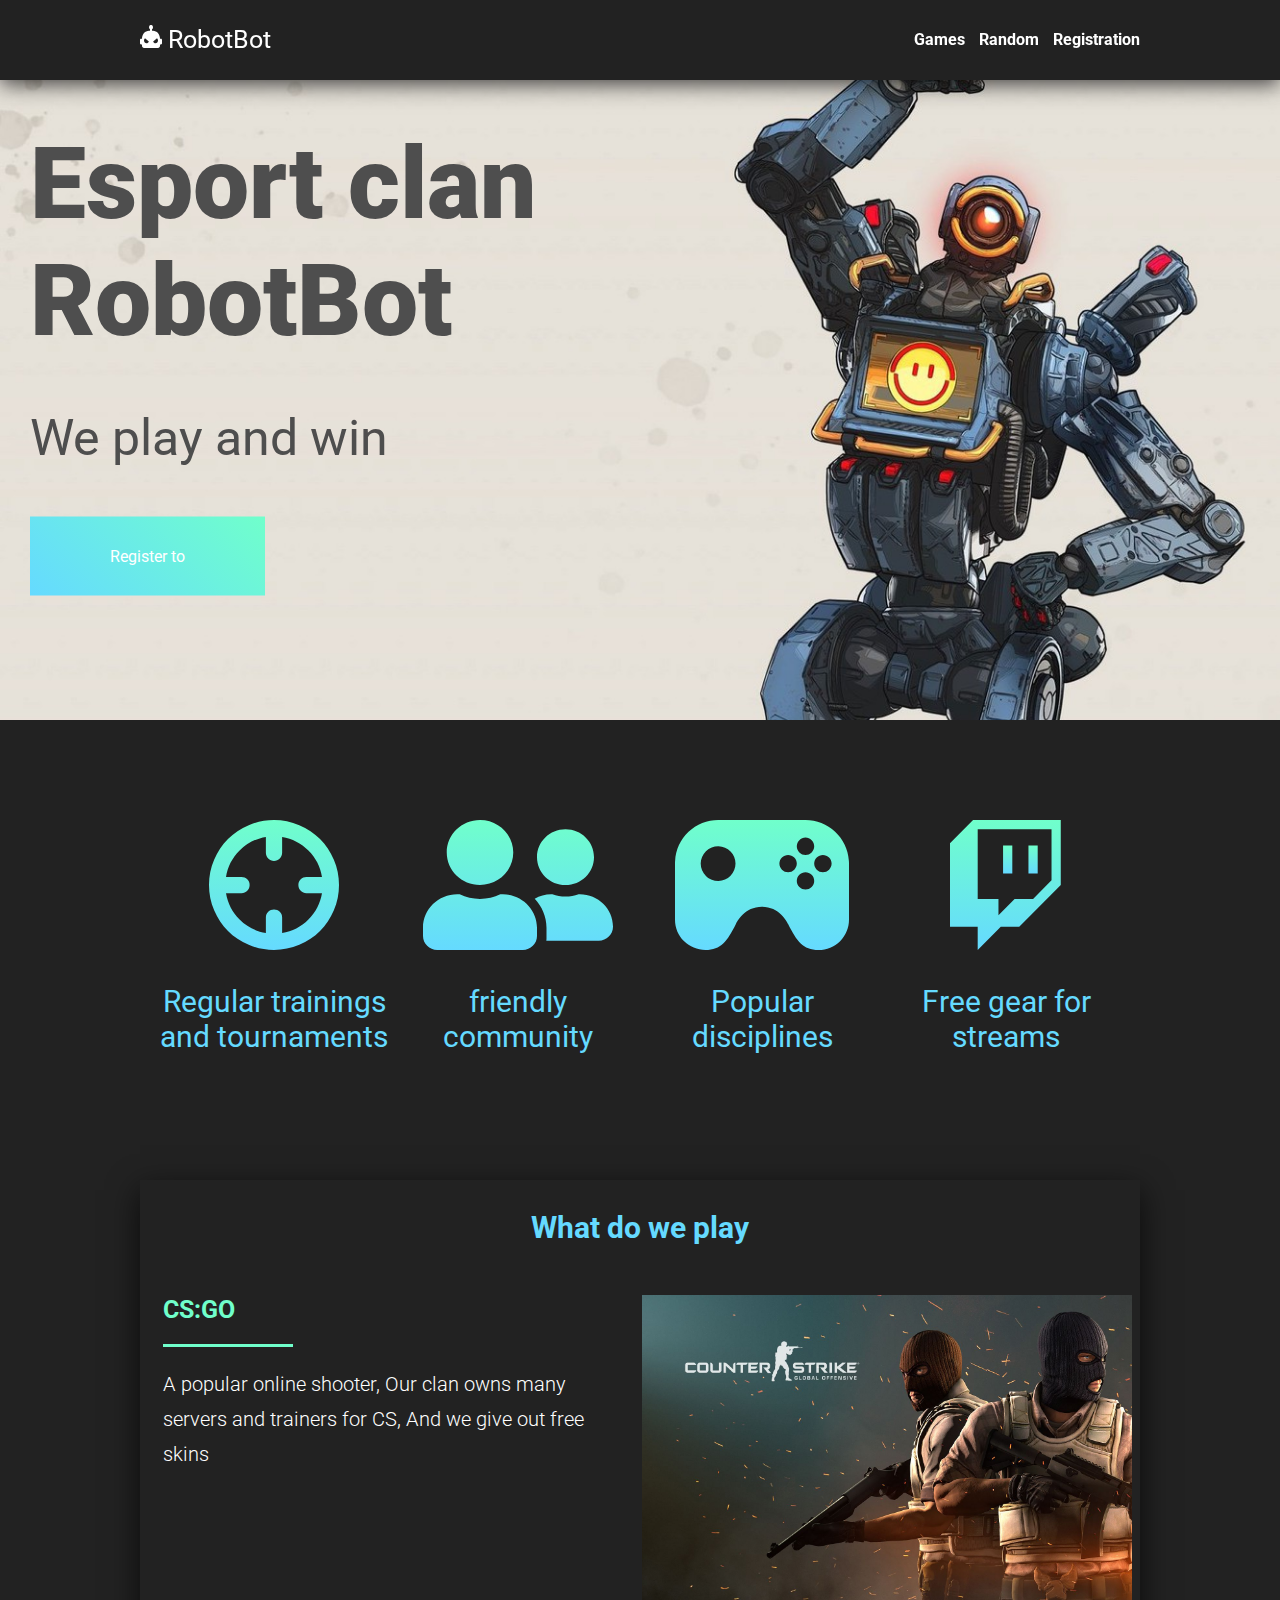
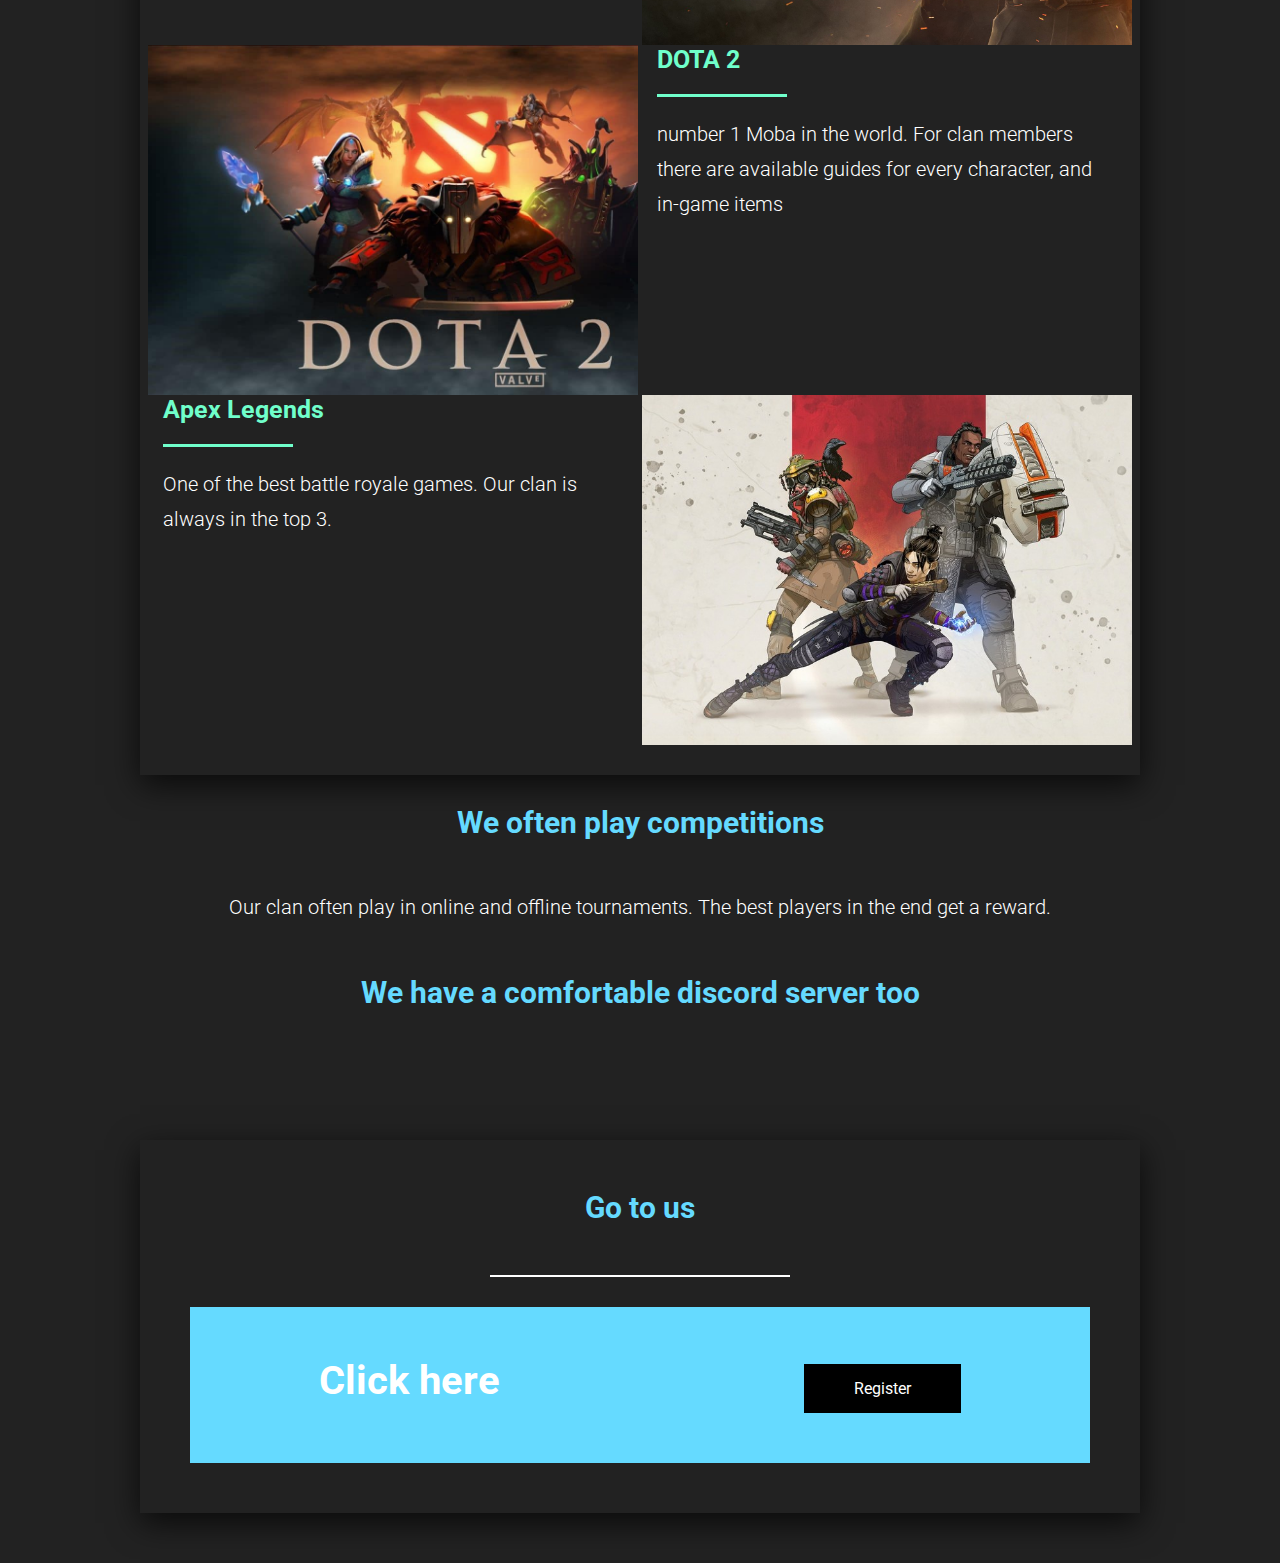
<file: index.html>
<!DOCTYPE html>
<html lang="en">
<head>
    <meta charset="UTF-8">
    <meta http-equiv="X-UA-Compatible" content="IE=edge">
    <meta name="viewport" content="width=device-width, initial-scale=1.0">
    <title>Document</title>
    <link rel="stylesheet" href="css/style.css">
</head>
<body>
    <div class="nav-menu">
        <div class="container">
            <a href="" class="logo">
                <img src="img/icons/site_logo.svg" alt="logo">
                <span>RobotBot</span></a>
            <div class="navigation">
                <a href="" class="nav-item">Games</a>
                <a href="" class="nav-item">Random</a>
                <a href="" class="nav-item">Registration</a>
            </div>
        </div>
    </div>
    <div class="site-header">
        <div class="header-content">
            <h1 class="header-title">Esport clan RobotBot</h1>
            <p class="header-sub_title">We play and win</p>
            <a href="" class="header-btn">Register to</a>
        </div>
    </div>
    <div class="about">
        <div class="container">
            <div class="about-card">
                <img src="img/icons/scope.svg" alt="" class="about-card_img">
                <p class="about-card_title">Regular trainings and tournaments</p>
            </div>
            <div class="about-card">
                <img src="img/icons/friendly.svg" alt="" class="about-card_img">
                <p class="about-card_title">friendly community</p>
            </div>
            <div class="about-card">
                <img src="img/icons/joystic.svg" alt="" class="about-card_img">
                <p class="about-card_title">Popular disciplines</p>
            </div>
            <div class="about-card">
                <img src="img/icons/twitch.svg" alt="" class="about-card_img">
                <p class="about-card_title">Free gear for streams</p>
            </div>
        </div>
    </div>
    <div class="games">
        <div class="games-container container">
            <h2 class="section-title">What do we play</h2>
            <div class="games-card game1">
                <div class="games-card_content">
                    <h3 class="game-title">CS:GO</h3>
                    <hr class="game-divider">
                    <p class="game-description section-text">
                        A popular online shooter, Our clan owns many servers and trainers for CS, And we give out free skins
                    </p>
                </div>
                <div class="games-card_img">

                </div>
            </div>
            <div class="games-card game2">
                <div class="games-card_img">

                </div>
                <div class="games-card_content">
                    <h3 class="game-title">DOTA 2</h3>
                    <hr class="game-divider">
                    <p class="game-description section-text">
                        number 1 Moba in the world. For clan members there are available guides for every character, and in-game items
                    </p>
                </div>
                <div class="games-card game3">
                    <div class="games-card_content">
                        <h3 class="game-title">Apex Legends</h3>
                        <hr class="game-divider">
                        <p class="game-description section-text">
                          One of the best battle royale games. Our clan is always in the top 3.
                        </p>
                    </div>
                    <div class="games-card_img">
    
                    </div>
            </div>
        </div>
    </div>
    <div class="competition">
        <div class="container">
            <h2 class="section-title">We often play competitions</h1>
        <p class="section-text">
            Our clan often play in online and offline tournaments. The best players in the end get a reward.
        </p>
        <h2 class="section-title">We have a comfortable discord server too</h1>
        </div>        
    </div>
    <div class="contact-section">
        <div class="container contact-section-container">
            <h2 class="section-title">Go to us</h2>
            <hr>
            <div class="contact-btn">
                <p class="contact-title">Click here</p>
                <a href="form.html" class="contact-link">Register</a>
            </div>
        </div>
    </div>
</body>
</html>
</file>
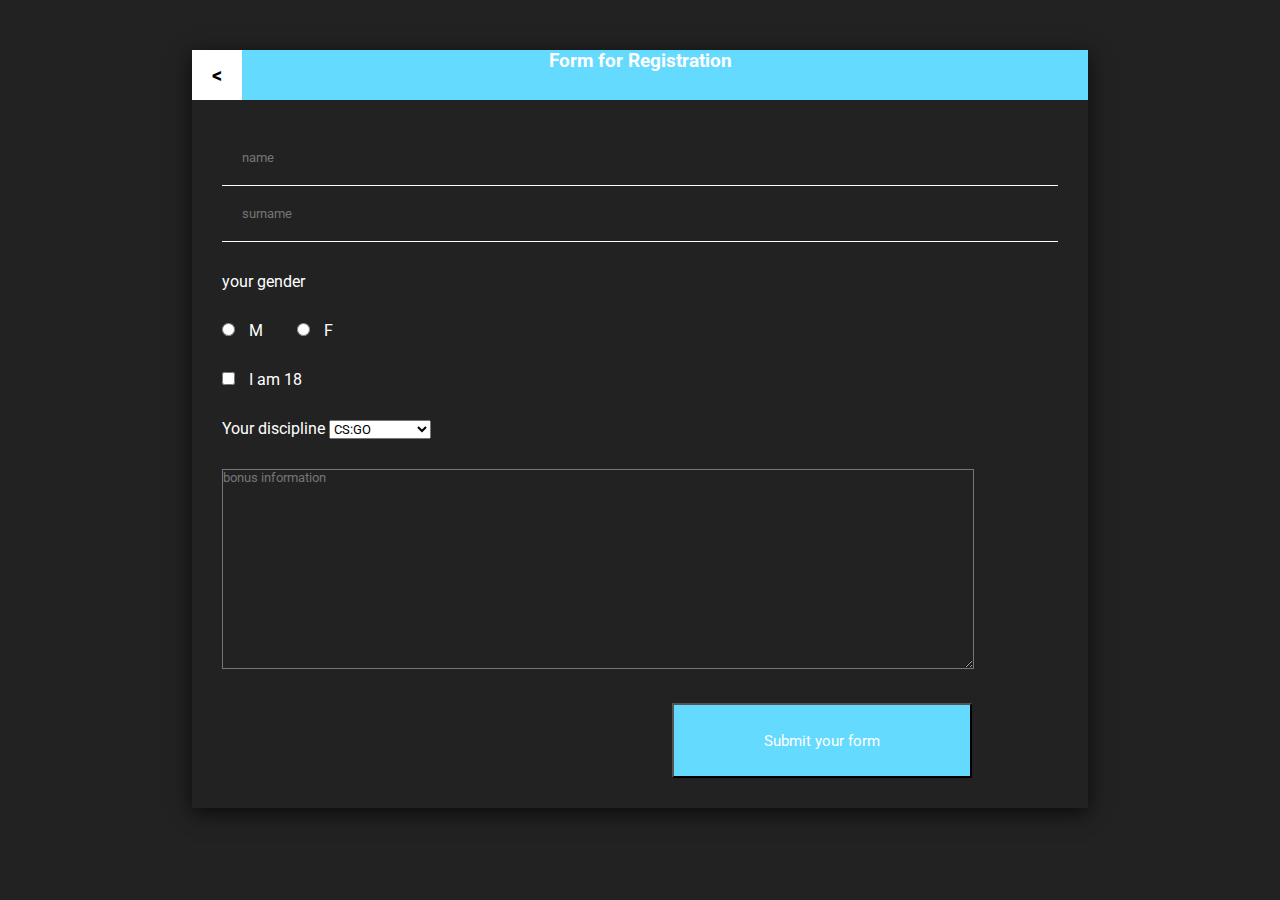
<file: form.html>
<!DOCTYPE html>
<html lang="en">
<head>
    <meta charset="UTF-8">
    <meta http-equiv="X-UA-Compatible" content="IE=edge">
    <meta name="viewport" content="width=device-width, initial-scale=1.0">
    <link rel="stylesheet" href="css/form.css">
    <title>Document</title>
</head>
<body>
    <form action="" class="form">
        <div class="form-head">
            <a href="" class="btn-back"><</a>
            <h3 class="form-title">Form for Registration</h3>
        </div>
        <div class="form-body">
            <input type="text" class="fname" placeholder="name" name="fName">
            <input type="text" class="sname" placeholder="surname" name="IName">
            <div class="input-wrapper">
                <p class="gender">your gender</p>
                <input type="radio" name="gender" value="male" class="male-radio" id="male-radio">
                <label for="male-radio">M</label>
                <input type="radio" name="gender" value="female" class="female-radio" id="female-radio">
                <label for="female-radio">F</label>
            </div>
            <div class="input-wrapper">
                <input type="checkbox" value="got18" class="age" id="age" name="age">
                <label for="age">I am 18</label>
            </div>
            <div class="input-wrapper">
                <label for="game">Your discipline</label>
                <select name="game" id="game" class="game">
                    <option value="cs_go">CS:GO</option>
                    <option value="dota">Dota 2</option>
                    <option value="apex">Apex Legends</option>
                </select>
            </div>
            <textarea name="comment" id="comment" cols="30" rows="10" class="comment" placeholder="bonus information"></textarea>
            <button class="submit">Submit your form</button>
        </div>
    </form>
</body>
</html>
</file>
<file: css/style.css>
@import url('https://fonts.googleapis.com/css2?family=Roboto:ital,wght@0,400;0,700;0,900;1,400;1,700&display=swap');
*{
    margin: 0;
    padding: 0;
    box-sizing: border-box;
    list-style-type: none;
    text-decoration: none;
    font-family: 'Roboto', sans-serif;
}
.container{
    max-width: 1000px;
    margin: 0 auto;
}
.section-title{
    font-size: 30px;
    font-weight: 700;
    color: #65DAFF;
    margin-bottom: 50px;
}
.section-text{
    font-weight: 300;
    font-size: 20px;
    line-height: 35px;
    color:white;
    margin-bottom: 50px;
}
body{
    background-color: #222222;
}
.nav-menu{
    position: fixed;
    background-color: #222222;
    width: 100%;
    height: 80px;
    box-shadow: 0 5px 20px rgba(0, 0, 0, 0.7);
    z-index: 100;
}
.logo{
    color: white;
    font-size: 25px;
    line-height: 80px;
}
.navigation{
    float: right;
}
.nav-item{
    font-size: 16px;
    font-weight: 700;
    color: white;
    margin-left: 10px;
    line-height: 80px;
    transition: 0.5s;
}
.nav-item:hover{
    color: #65DAFF;
    text-shadow: 0 0 5px #65DAFF;
}
.site-header{
    position: relative;
    height: 80vh;
    background: url("../img/apex-legends-pathfinder-robot-emoticons-saluting-futuristic.jpg") center/cover no-repeat;
}
.header-content{
    position: absolute;
    left: 0;
    top: 50%;
    transform: translateY(-50%);
    width: 50%;
    padding-left: 30px;
}
.header-title{
    color: #4E4E4E;
    font-size: 100px;
    font-weight: 900;
    margin-bottom: 50px;
}
.header-sub_title{
    color:#4E4E4E;
    font-size: 50px;
    margin-bottom: 50px;
}
.header-btn{
    width: fit-content;
    display: block;
    padding: 30px 80px;
    background: linear-gradient(45deg, #65DAFF, #70FFCB);
    color: white;
    transition: 0.5s;
}
.header-btn:hover{
    transform: scale(1.1);
}
.header-btn:active{
    background: linear-gradient(45deg, #347083, #388065);
}
.about{
    height: 40vh;
    text-align: center;
}
.about-card{
    margin-top: 100px;
    display: inline-block;
    width: 24%;
    height: 200px;
    text-align: center;
    vertical-align: top;
}
.about-card_img{
    height: 130px;
    margin-bottom: 30px;
}
.about-card_title{
    font-size: 30px;
    color: #65DAFF;
}
.games-container{
    margin-top: 100px;
    box-shadow: 0 10px 30px rgba(0, 0, 0, 0.7);
    padding: 30px 0;
    text-align: center;
}
.games-card_img{

    width: 49%;
    height: 350px;
    display: inline-block;
    vertical-align: top;
}
.game1 .games-card_img{
    background: url("../img/csgo.jpg") left/cover no-repeat;
}
.game2 .games-card_img{
    background: url("../img/dota2.jpg") left/cover no-repeat;
}
.game3 .games-card_img{
    background: url("../img/apex.jpg") left/cover no-repeat;
}
.games-card_content{
    display: inline-block;
    width: 49%;
    min-height: 350px;
    vertical-align: top;
    text-align: left;
    padding: 0 15px;
}
.game-title{
    font-size: 25px;
    color: #70FFCB;
}
.game-divider{
    width: 130px;
    border: none;
    height: 3px;
    background: #70FFCB;
    margin: 20px 0;
}
.competition{
    text-align: center;
    padding: 30px 0;
}
.contact-section-container{
    margin: 50px auto;
    padding: 50px;
    box-shadow: 0 10px 30px rgba(0, 0, 0, 0.7);
    text-align: center;
}
.contact-section-container hr{
    width: 300px;
    margin: 30px auto;
    border: none;
    background: white;
    height: 2px;
}
.contact-btn{
    padding: 50px;
    background: #65DAFF;
}
.contact-title{
    display: inline-block;
    margin-right: 300px;
    color: white;
    font-size: 40px;
    font-weight: 700;
}
.contact-link{
    display: inline-block;
    color: white;
    background: black;
    padding: 15px 50px;
}
</file>
<file: css/form.css>
@import url('https://fonts.googleapis.com/css2?family=Roboto:ital,wght@0,400;0,700;0,900;1,400;1,700&display=swap');
*{
    margin: 0;
    padding: 0;
    box-sizing: border-box;
    list-style-type: none;
    text-decoration: none;
    font-family: 'Roboto', sans-serif;
}
body{
    background-color: #222222;
}
.form{
    width: 70%;
    background: #222222;
    box-shadow: 0 5px 20px rgba(0, 0, 0, 0.7);
    margin: 50px auto;
}
.form-head{
    height: 50px;
    background: #65DAFF;
    color: white;
    text-align: center;
    position: relative;
}
.btn-back{
    position: absolute;
    left: 0;
    top: 0;
    width: 50px;
    height: 50px;
    background-color: white ;
    font-size: 20px;
    text-align: center;
    line-height: 50px;
    color: black;
    font-weight: 700;
}
.btn-back:hover{
    background: gray;
}
.btn-back:active{
    background: black;
    color: white;
}
.form-body{
    padding: 30px;
    color: white;
}
.fname, .sname{
    background: none;
    border: none;
    border-bottom: 1px solid white;
    padding: 20px;
    width: 100%;
    color: white;
    outline: none;
}
.input-wrapper{
    margin: 30px 0;
}
.male-radio{
    margin-right: 10px;
}
.female-radio{
    margin-right: 10px;
    margin-left: 30px;
}
.age{
    margin-right: 10px;
}
.gender{
    margin-bottom: 30px;
}
.comment{
    width: 90%;
    height: 200px;
    background-color: #222222;
}
.submit{
    background-color: #65DAFF ;
    color: white;
    width: 300px;
    height: 75px;
    font-size: 15px;
    margin-left: 450px;
    margin-top: 30px;
}
</file>
